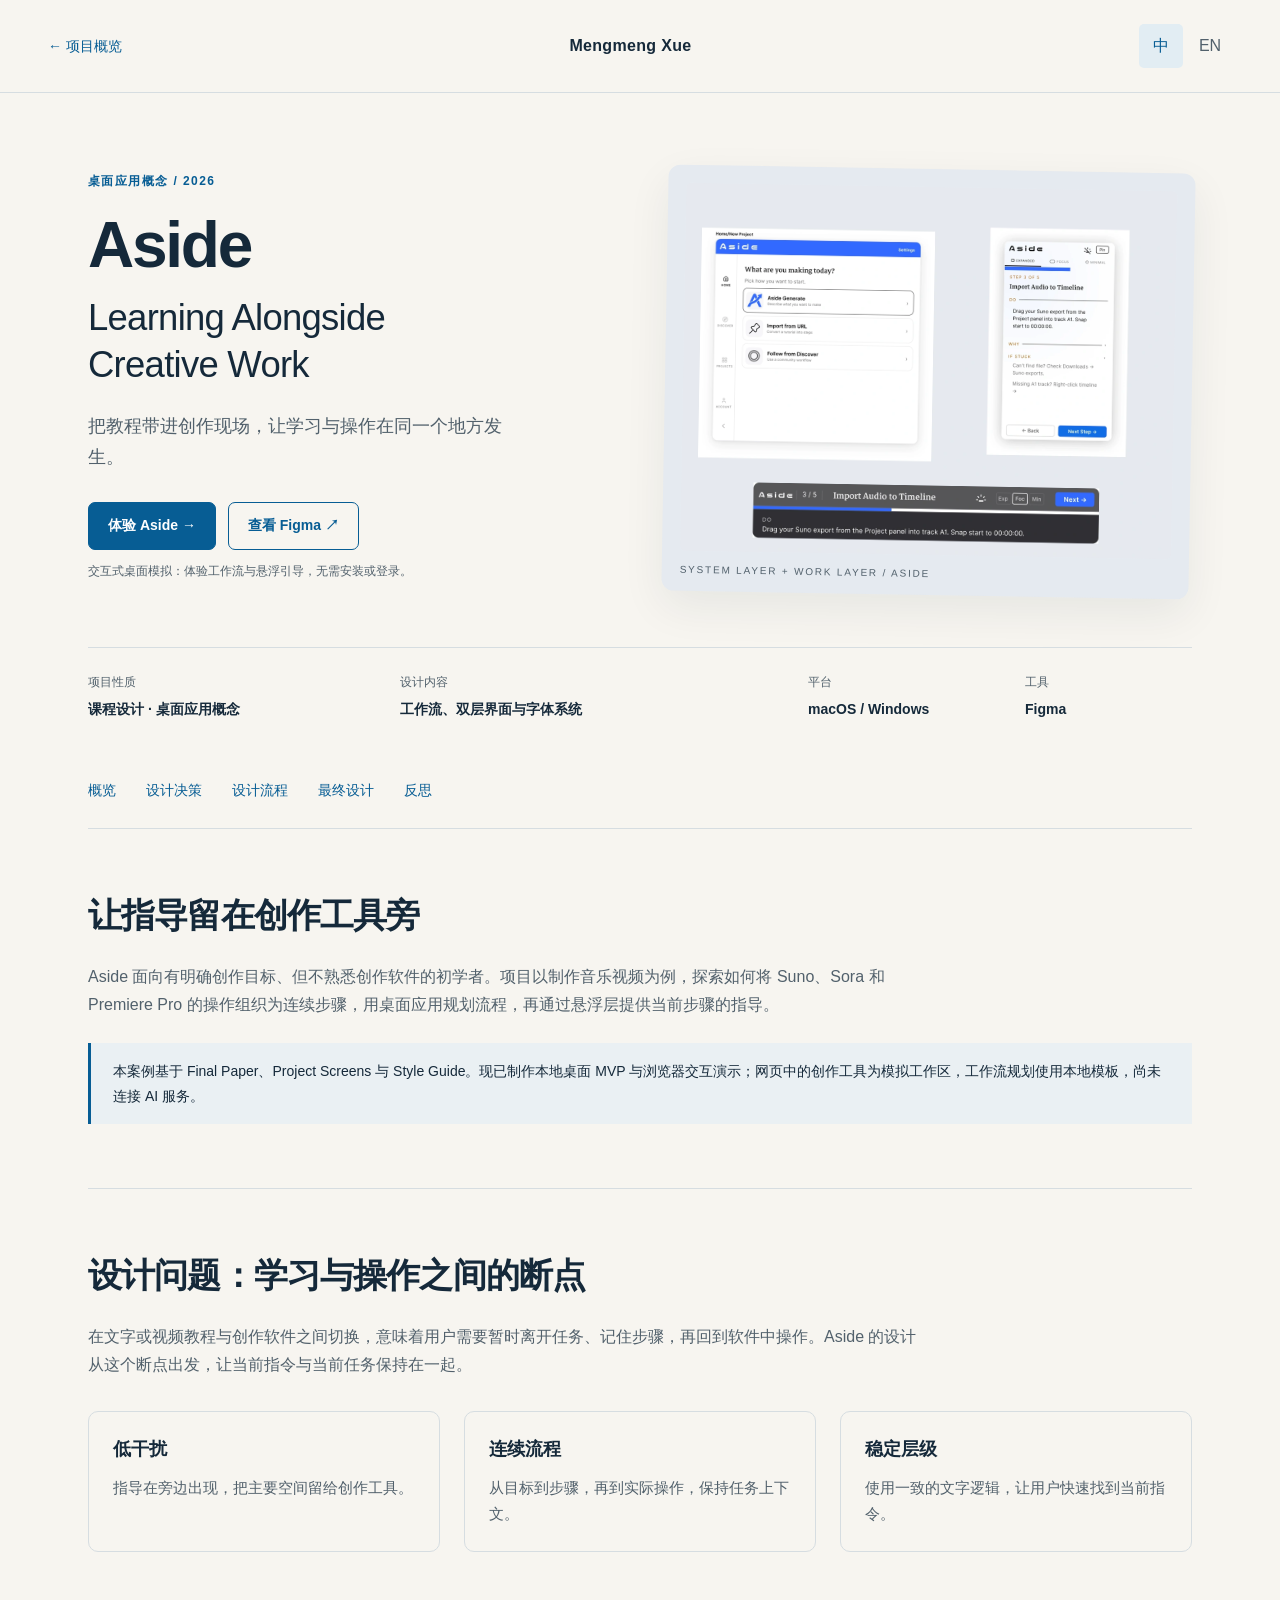
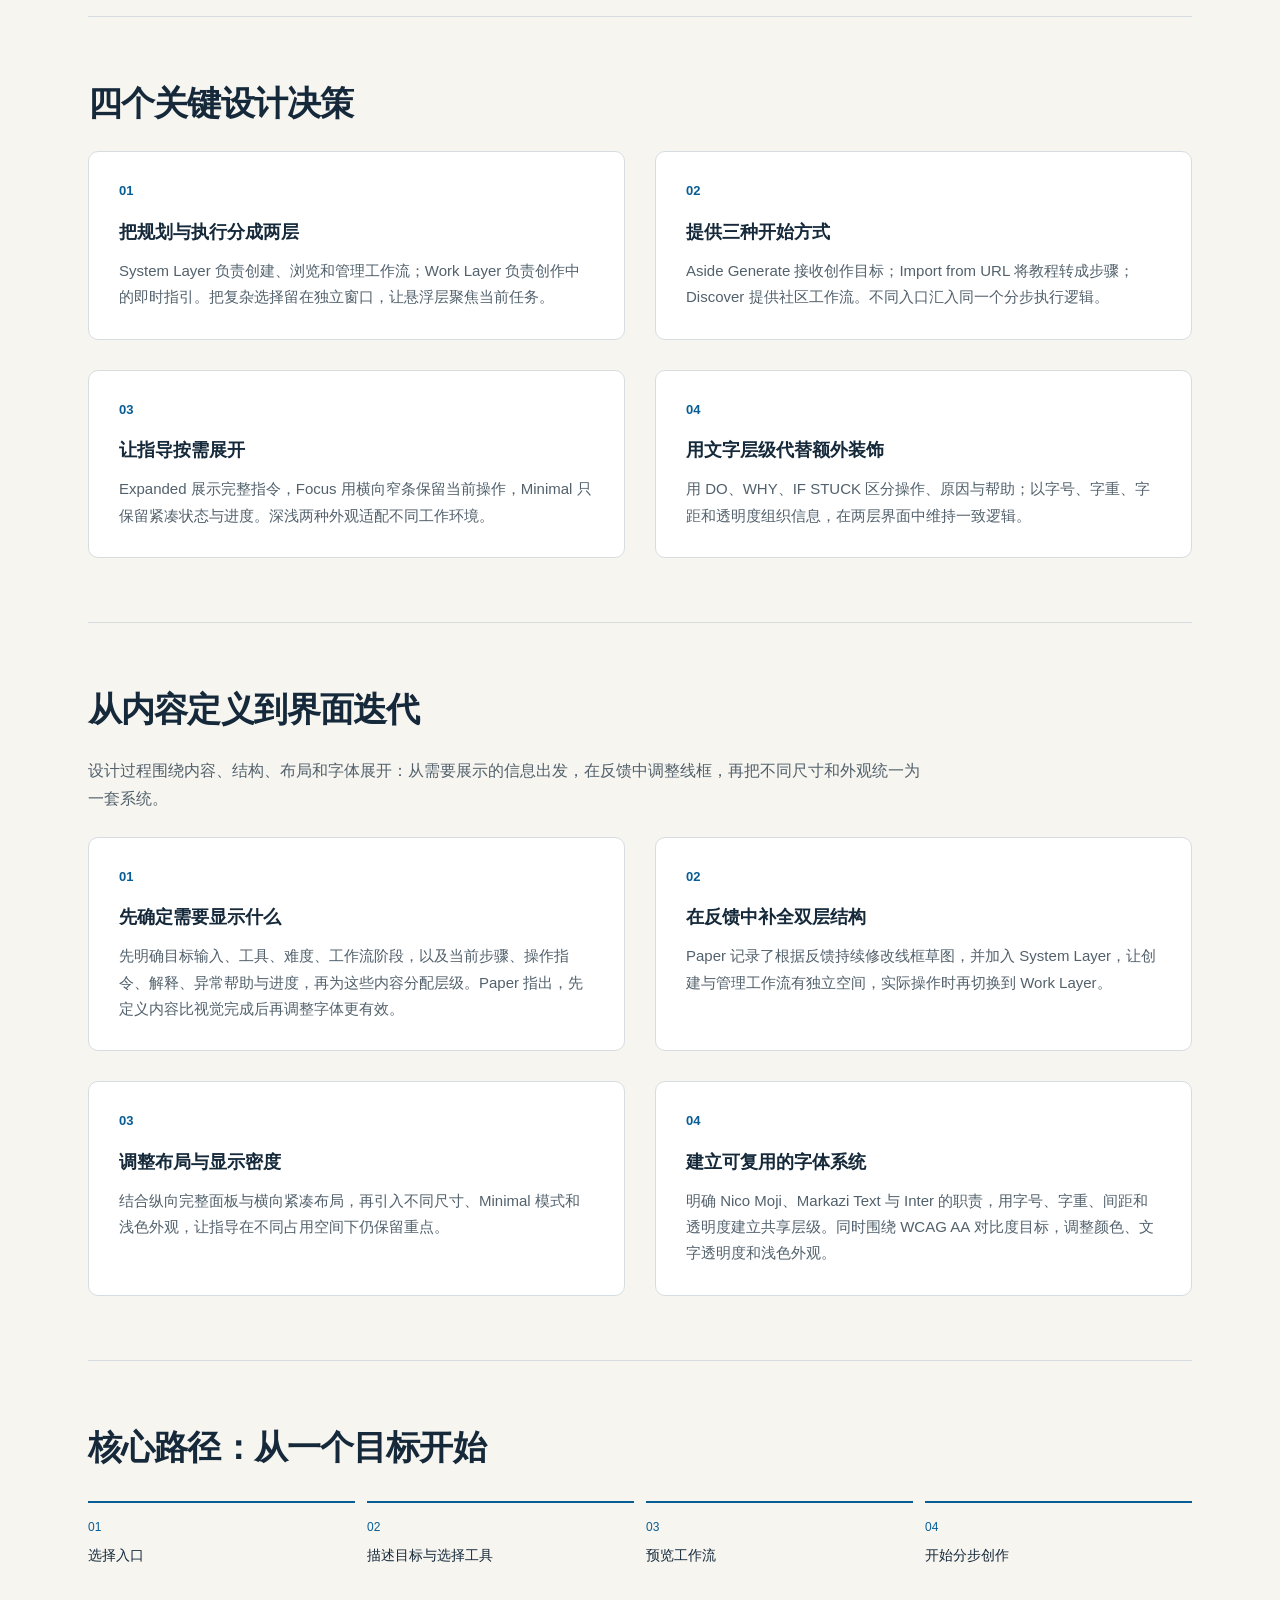
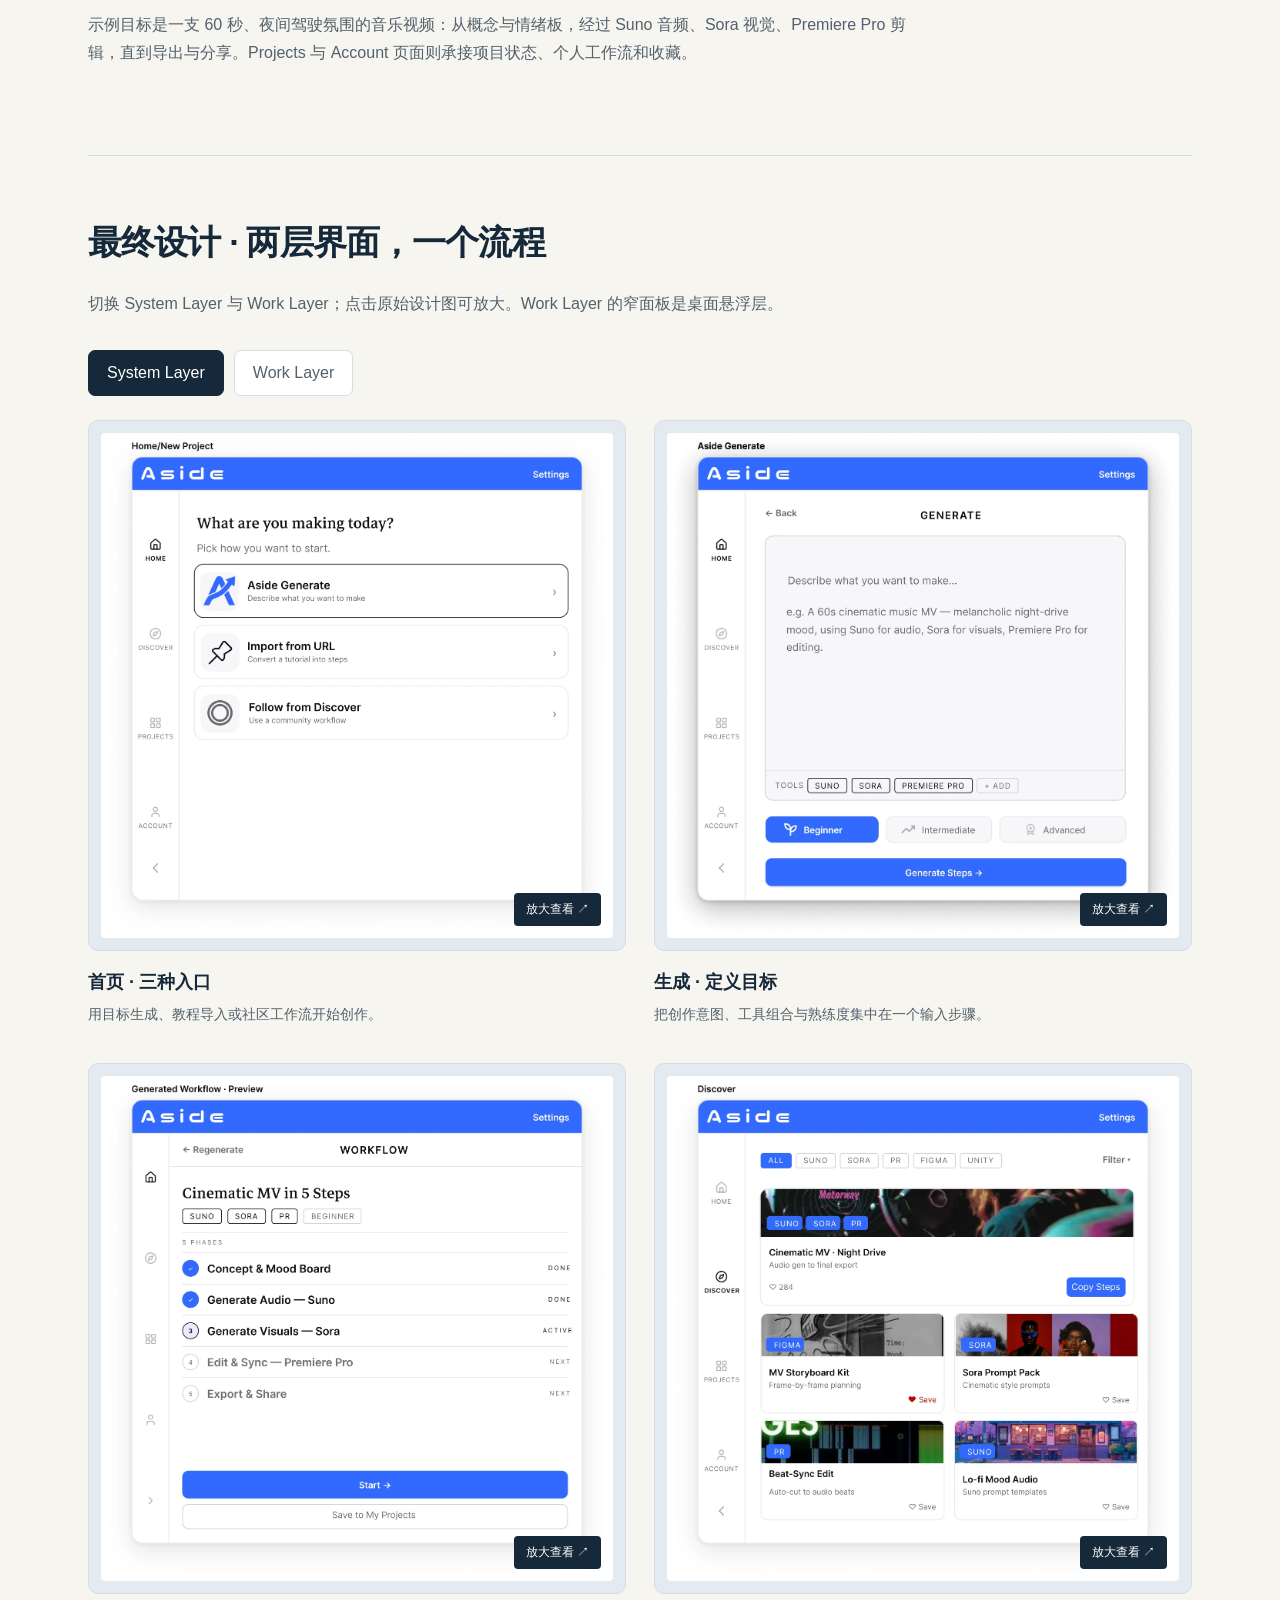
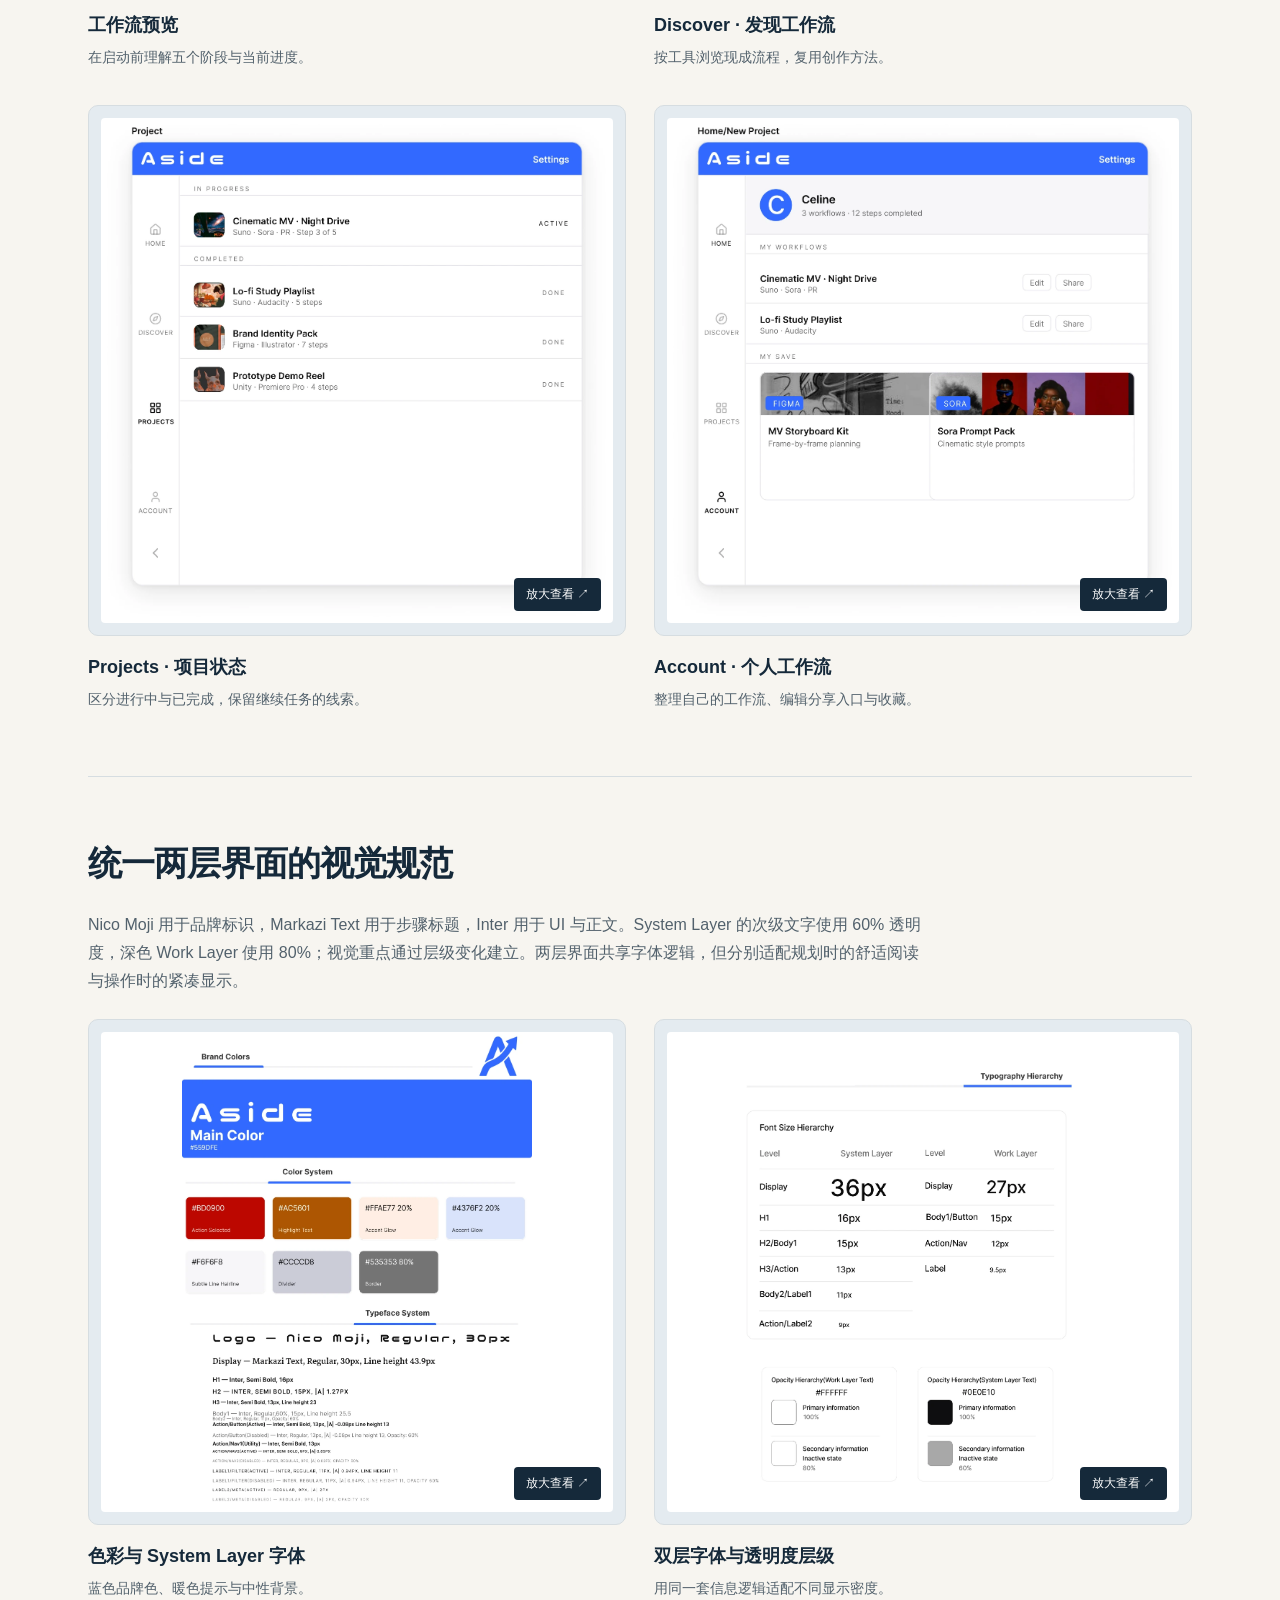
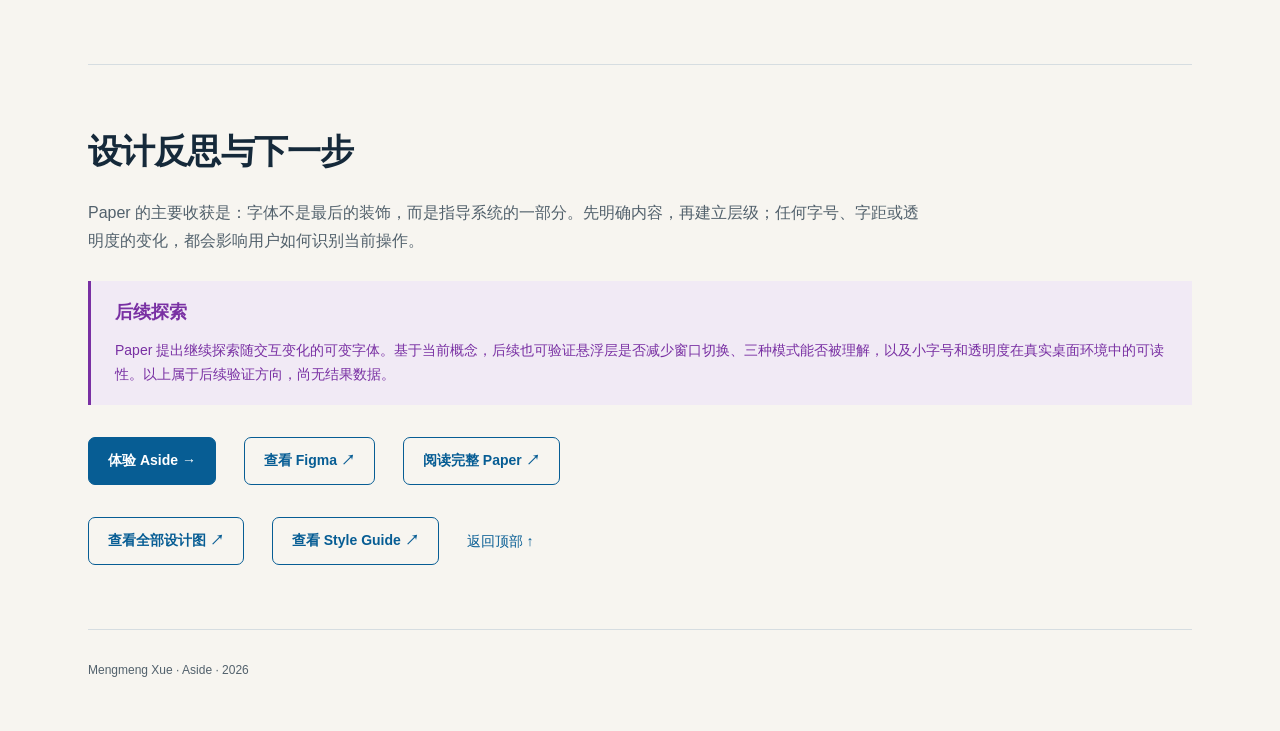
<file: index.html>
<!doctype html><html lang="zh-CN"><head><meta charset="utf-8"><meta name="viewport" content="width=device-width,initial-scale=1"><title>Aside — Mengmeng Xue</title><meta name="description" content="Aside case study: a desktop guided-learning concept with workflow planning, contextual overlays and a two-layer typographic system."><link rel="stylesheet" href="case.css"></head><body><a class="skip" href="#main"><span  data-zh="跳到内容" data-en="Skip to content">跳到内容</span></a><header class="header"><a href="#overview" class="back"><span  data-zh="← 项目概览" data-en="← Project overview">← 项目概览</span></a><a class="name" href="#main">Mengmeng Xue</a><div class="language"><button data-lang="zh" aria-pressed="true">中</button><button data-lang="en" aria-pressed="false">EN</button></div></header><main id="main"><section class="hero"><div class="hero-copy"><p class="eyebrow" data-zh="桌面应用概念 / 2026" data-en="Desktop app concept / 2026">桌面应用概念 / 2026</p><h1>Aside<span>Learning Alongside<br>Creative Work</span></h1><p  data-zh="把教程带进创作现场，让学习与操作在同一个地方发生。" data-en="Bring guidance into the creative workspace, so learning and doing happen in the same place.">把教程带进创作现场，让学习与操作在同一个地方发生。</p><div class="actions"><a class="button primary" href="demo/"><span data-zh="体验 Aside →" data-en="Try Aside →">体验 Aside →</span></a><a class="button secondary" href="https://www.figma.com/proto/5fghZi38ezu6mdgZ9sEp4g/Aside1.4?node-id=4021-5576&amp;t=BBgNLl8ZrgrQmkUc-1" target="_blank" rel="noopener noreferrer"><span  data-zh="查看 Figma ↗" data-en="View Figma ↗">查看 Figma ↗</span></a></div><p class="small" data-zh="交互式桌面模拟：体验工作流与悬浮引导，无需安装或登录。" data-en="Interactive desktop simulation: try workflows and floating guidance, with no installation or sign-in.">交互式桌面模拟：体验工作流与悬浮引导，无需安装或登录。</p></div><div class="hero-visual"><img src="assets/hero.webp" alt="Aside System Layer and Work Layer original designs" width="1200" height="900"><span class="visual-caption">SYSTEM LAYER + WORK LAYER / ASIDE</span></div></section><dl class="metadata"><div><dt  data-zh="项目性质" data-en="Context">项目性质</dt><dd  data-zh="课程设计 · 桌面应用概念" data-en="Course design · desktop app concept">课程设计 · 桌面应用概念</dd></div><div><dt  data-zh="设计内容" data-en="Design scope">设计内容</dt><dd  data-zh="工作流、双层界面与字体系统" data-en="Workflows, two interface layers &amp; typography">工作流、双层界面与字体系统</dd></div><div><dt  data-zh="平台" data-en="Platform">平台</dt><dd  data-zh="macOS / Windows" data-en="macOS / Windows">macOS / Windows</dd></div><div><dt  data-zh="工具" data-en="Tool">工具</dt><dd  data-zh="Figma" data-en="Figma">Figma</dd></div></dl><nav class="section-nav" aria-label="Case study sections"><a href="#overview"><span  data-zh="概览" data-en="Overview">概览</span></a><a href="#decisions"><span  data-zh="设计决策" data-en="Decisions">设计决策</span></a><a href="#process"><span  data-zh="设计流程" data-en="Process">设计流程</span></a><a href="#designs"><span  data-zh="最终设计" data-en="Designs">最终设计</span></a><a href="#reflection"><span  data-zh="反思" data-en="Reflection">反思</span></a></nav><section class="content-section" id="overview"><h2  data-zh="让指导留在创作工具旁" data-en="Keep guidance beside the creative tool">让指导留在创作工具旁</h2><p  data-zh="Aside 面向有明确创作目标、但不熟悉创作软件的初学者。项目以制作音乐视频为例，探索如何将 Suno、Sora 和 Premiere Pro 的操作组织为连续步骤，用桌面应用规划流程，再通过悬浮层提供当前步骤的指导。" data-en="Aside is designed for beginners who have a clear creative goal but are unfamiliar with the tools. Using a music video as the example, the concept organizes work across Suno, Sora and Premiere Pro into a sequence: plan in a desktop app, then follow contextual instructions in an overlay.">Aside 面向有明确创作目标、但不熟悉创作软件的初学者。项目以制作音乐视频为例，探索如何将 Suno、Sora 和 Premiere Pro 的操作组织为连续步骤，用桌面应用规划流程，再通过悬浮层提供当前步骤的指导。</p><div class="scope-note"><p  data-zh="本案例基于 Final Paper、Project Screens 与 Style Guide。现已制作本地桌面 MVP 与浏览器交互演示；网页中的创作工具为模拟工作区，工作流规划使用本地模板，尚未连接 AI 服务。" data-en="This case study draws on the Final Paper, Project Screens and Style Guide. A local desktop MVP and interactive browser demo now extend the design. Creative tools in the browser are simulated workspaces, workflow planning uses local templates, and no AI service is connected.">本案例基于 Final Paper、Project Screens 与 Style Guide。现已制作本地桌面 MVP 与浏览器交互演示；网页中的创作工具为模拟工作区，工作流规划使用本地模板，尚未连接 AI 服务。</p></div></section><section class="content-section" id="challenge"><h2  data-zh="设计问题：学习与操作之间的断点" data-en="The gap between learning and doing">设计问题：学习与操作之间的断点</h2><p  data-zh="在文字或视频教程与创作软件之间切换，意味着用户需要暂时离开任务、记住步骤，再回到软件中操作。Aside 的设计从这个断点出发，让当前指令与当前任务保持在一起。" data-en="Moving between a text or video tutorial and a creative tool asks users to leave the task, remember the instructions, then return to act. Aside starts from this gap and keeps the current instruction beside the current task.">在文字或视频教程与创作软件之间切换，意味着用户需要暂时离开任务、记住步骤，再回到软件中操作。Aside 的设计从这个断点出发，让当前指令与当前任务保持在一起。</p><div class="audiences"><article><h3  data-zh="低干扰" data-en="Low distraction">低干扰</h3><p  data-zh="指导在旁边出现，把主要空间留给创作工具。" data-en="Keep guidance beside the task and preserve space for the creative tool.">指导在旁边出现，把主要空间留给创作工具。</p></article><article><h3  data-zh="连续流程" data-en="Continuous flow">连续流程</h3><p  data-zh="从目标到步骤，再到实际操作，保持任务上下文。" data-en="Maintain task context from the goal to the workflow and active work.">从目标到步骤，再到实际操作，保持任务上下文。</p></article><article><h3  data-zh="稳定层级" data-en="Stable hierarchy">稳定层级</h3><p  data-zh="使用一致的文字逻辑，让用户快速找到当前指令。" data-en="Use consistent typographic logic so users can locate the current instruction.">使用一致的文字逻辑，让用户快速找到当前指令。</p></article></div></section><section class="content-section" id="decisions"><h2  data-zh="四个关键设计决策" data-en="Four key design decisions">四个关键设计决策</h2><div class="decisions"><article class="decision"><span class="number">01</span><h3  data-zh="把规划与执行分成两层" data-en="Separate planning from execution">把规划与执行分成两层</h3><p  data-zh="System Layer 负责创建、浏览和管理工作流；Work Layer 负责创作中的即时指引。把复杂选择留在独立窗口，让悬浮层聚焦当前任务。" data-en="The System Layer creates, browses and manages workflows; the Work Layer provides guidance during creation. Keep complex choices in the standalone window and focus the overlay on the current task.">System Layer 负责创建、浏览和管理工作流；Work Layer 负责创作中的即时指引。把复杂选择留在独立窗口，让悬浮层聚焦当前任务。</p></article><article class="decision"><span class="number">02</span><h3  data-zh="提供三种开始方式" data-en="Offer three starting points">提供三种开始方式</h3><p  data-zh="Aside Generate 接收创作目标；Import from URL 将教程转成步骤；Discover 提供社区工作流。不同入口汇入同一个分步执行逻辑。" data-en="Aside Generate starts from a creative goal, Import from URL proposes converting tutorials into steps, and Discover offers community workflows. These entry points converge on the same guided sequence.">Aside Generate 接收创作目标；Import from URL 将教程转成步骤；Discover 提供社区工作流。不同入口汇入同一个分步执行逻辑。</p></article><article class="decision"><span class="number">03</span><h3  data-zh="让指导按需展开" data-en="Adjust guidance to the task">让指导按需展开</h3><p  data-zh="Expanded 展示完整指令，Focus 用横向窄条保留当前操作，Minimal 只保留紧凑状态与进度。深浅两种外观适配不同工作环境。" data-en="Expanded shows full instructions, Focus keeps the current action in a slim horizontal bar, and Minimal retains a compact status and progress indicator. Dark and light appearances adapt to different workspaces.">Expanded 展示完整指令，Focus 用横向窄条保留当前操作，Minimal 只保留紧凑状态与进度。深浅两种外观适配不同工作环境。</p></article><article class="decision"><span class="number">04</span><h3  data-zh="用文字层级代替额外装饰" data-en="Build hierarchy through typography">用文字层级代替额外装饰</h3><p  data-zh="用 DO、WHY、IF STUCK 区分操作、原因与帮助；以字号、字重、字距和透明度组织信息，在两层界面中维持一致逻辑。" data-en="DO, WHY and IF STUCK distinguish action, explanation and help. Size, weight, spacing and opacity organize the content with consistent logic across both layers.">用 DO、WHY、IF STUCK 区分操作、原因与帮助；以字号、字重、字距和透明度组织信息，在两层界面中维持一致逻辑。</p></article></div></section><section class="content-section" id="process"><h2  data-zh="从内容定义到界面迭代" data-en="From content definition to interface iteration">从内容定义到界面迭代</h2><p  data-zh="设计过程围绕内容、结构、布局和字体展开：从需要展示的信息出发，在反馈中调整线框，再把不同尺寸和外观统一为一套系统。" data-en="The process moves through content, structure, layout and typography: define the information, revise wireframes through feedback, then unify different sizes and appearances within one system.">设计过程围绕内容、结构、布局和字体展开：从需要展示的信息出发，在反馈中调整线框，再把不同尺寸和外观统一为一套系统。</p><div class="decisions"><article class="decision"><span class="number">01</span><h3  data-zh="先确定需要显示什么" data-en="Define the content first">先确定需要显示什么</h3><p  data-zh="先明确目标输入、工具、难度、工作流阶段，以及当前步骤、操作指令、解释、异常帮助与进度，再为这些内容分配层级。Paper 指出，先定义内容比视觉完成后再调整字体更有效。" data-en="Define the goal, tools, skill level and workflow phases, then the current step, action, explanation, troubleshooting and progress. The paper identifies content-first design as more efficient than choosing typography after the visuals.">先明确目标输入、工具、难度、工作流阶段，以及当前步骤、操作指令、解释、异常帮助与进度，再为这些内容分配层级。Paper 指出，先定义内容比视觉完成后再调整字体更有效。</p></article><article class="decision"><span class="number">02</span><h3  data-zh="在反馈中补全双层结构" data-en="Refine the two-layer structure">在反馈中补全双层结构</h3><p  data-zh="Paper 记录了根据反馈持续修改线框草图，并加入 System Layer，让创建与管理工作流有独立空间，实际操作时再切换到 Work Layer。" data-en="The paper describes ongoing sketch revisions based on feedback, including adding a System Layer for creating and managing workflows before moving into the Work Layer during active work.">Paper 记录了根据反馈持续修改线框草图，并加入 System Layer，让创建与管理工作流有独立空间，实际操作时再切换到 Work Layer。</p></article><article class="decision"><span class="number">03</span><h3  data-zh="调整布局与显示密度" data-en="Adjust layout and information density">调整布局与显示密度</h3><p  data-zh="结合纵向完整面板与横向紧凑布局，再引入不同尺寸、Minimal 模式和浅色外观，让指导在不同占用空间下仍保留重点。" data-en="Combine a full vertical panel with a compact horizontal layout, then introduce different sizes, a Minimal mode and light appearance so guidance retains its priorities at different footprints.">结合纵向完整面板与横向紧凑布局，再引入不同尺寸、Minimal 模式和浅色外观，让指导在不同占用空间下仍保留重点。</p></article><article class="decision"><span class="number">04</span><h3  data-zh="建立可复用的字体系统" data-en="Establish a reusable type system">建立可复用的字体系统</h3><p  data-zh="明确 Nico Moji、Markazi Text 与 Inter 的职责，用字号、字重、间距和透明度建立共享层级。同时围绕 WCAG AA 对比度目标，调整颜色、文字透明度和浅色外观。" data-en="Assign distinct roles to Nico Moji, Markazi Text and Inter, then establish shared hierarchy through size, weight, spacing and opacity. Refine color, text opacity and light appearance around a WCAG AA contrast goal.">明确 Nico Moji、Markazi Text 与 Inter 的职责，用字号、字重、间距和透明度建立共享层级。同时围绕 WCAG AA 对比度目标，调整颜色、文字透明度和浅色外观。</p></article></div></section><section class="content-section" id="journey"><h2  data-zh="核心路径：从一个目标开始" data-en="The core journey starts with a goal">核心路径：从一个目标开始</h2><ol class="journey"><li><span  data-zh="选择入口" data-en="Choose an entry point">选择入口</span></li><li><span  data-zh="描述目标与选择工具" data-en="Describe goal &amp; select tools">描述目标与选择工具</span></li><li><span  data-zh="预览工作流" data-en="Preview the workflow">预览工作流</span></li><li><span  data-zh="开始分步创作" data-en="Follow steps while creating">开始分步创作</span></li></ol><p  data-zh="示例目标是一支 60 秒、夜间驾驶氛围的音乐视频：从概念与情绪板，经过 Suno 音频、Sora 视觉、Premiere Pro 剪辑，直到导出与分享。Projects 与 Account 页面则承接项目状态、个人工作流和收藏。" data-en="The example is a 60-second music video with a night-drive mood: concept and mood board, audio in Suno, visuals in Sora, editing in Premiere Pro, then export and sharing. Projects and Account provide project status, personal workflows and saved items.">示例目标是一支 60 秒、夜间驾驶氛围的音乐视频：从概念与情绪板，经过 Suno 音频、Sora 视觉、Premiere Pro 剪辑，直到导出与分享。Projects 与 Account 页面则承接项目状态、个人工作流和收藏。</p></section><section class="content-section" id="designs"><h2  data-zh="最终设计 · 两层界面，一个流程" data-en="Final designs · two layers, one workflow">最终设计 · 两层界面，一个流程</h2><p  data-zh="切换 System Layer 与 Work Layer；点击原始设计图可放大。Work Layer 的窄面板是桌面悬浮层。" data-en="Switch between the System Layer and Work Layer, and select any original design to enlarge it. The narrow Work Layer panels are desktop overlays.">切换 System Layer 与 Work Layer；点击原始设计图可放大。Work Layer 的窄面板是桌面悬浮层。</p><div class="view-switch" aria-label="Interface layer"><button type="button" data-view="system" aria-pressed="true">System Layer</button><button type="button" data-view="work" aria-pressed="false">Work Layer</button></div><div class="gallery system" id="system-gallery"><figure><button class="image-button " type="button" data-image="assets/home.webp" data-caption-zh="首页 · 三种入口" data-caption-en="Home · three entry points" aria-label="查看设计：首页 · 三种入口"><img loading="lazy" src="assets/home.webp" alt="Home · three entry points — original Aside design" width="1329" height="1311"><span class="zoom-label"><span  data-zh="放大查看 ↗" data-en="View full design ↗">放大查看 ↗</span></span></button><figcaption><h3  data-zh="首页 · 三种入口" data-en="Home · three entry points">首页 · 三种入口</h3><p  data-zh="用目标生成、教程导入或社区工作流开始创作。" data-en="Start with goal generation, tutorial import or a community workflow.">用目标生成、教程导入或社区工作流开始创作。</p></figcaption></figure><figure><button class="image-button " type="button" data-image="assets/generate.webp" data-caption-zh="生成 · 定义目标" data-caption-en="Generate · define the goal" aria-label="查看设计：生成 · 定义目标"><img loading="lazy" src="assets/generate.webp" alt="Generate · define the goal — original Aside design" width="1329" height="1311"><span class="zoom-label"><span  data-zh="放大查看 ↗" data-en="View full design ↗">放大查看 ↗</span></span></button><figcaption><h3  data-zh="生成 · 定义目标" data-en="Generate · define the goal">生成 · 定义目标</h3><p  data-zh="把创作意图、工具组合与熟练度集中在一个输入步骤。" data-en="Bring the creative intent, tool selection and skill level into one step.">把创作意图、工具组合与熟练度集中在一个输入步骤。</p></figcaption></figure><figure><button class="image-button " type="button" data-image="assets/preview.webp" data-caption-zh="工作流预览" data-caption-en="Workflow preview" aria-label="查看设计：工作流预览"><img loading="lazy" src="assets/preview.webp" alt="Workflow preview — original Aside design" width="1329" height="1311"><span class="zoom-label"><span  data-zh="放大查看 ↗" data-en="View full design ↗">放大查看 ↗</span></span></button><figcaption><h3  data-zh="工作流预览" data-en="Workflow preview">工作流预览</h3><p  data-zh="在启动前理解五个阶段与当前进度。" data-en="Understand the five phases and current progress before starting.">在启动前理解五个阶段与当前进度。</p></figcaption></figure><figure><button class="image-button " type="button" data-image="assets/discover.webp" data-caption-zh="Discover · 发现工作流" data-caption-en="Discover · find a workflow" aria-label="查看设计：Discover · 发现工作流"><img loading="lazy" src="assets/discover.webp" alt="Discover · find a workflow — original Aside design" width="1329" height="1311"><span class="zoom-label"><span  data-zh="放大查看 ↗" data-en="View full design ↗">放大查看 ↗</span></span></button><figcaption><h3  data-zh="Discover · 发现工作流" data-en="Discover · find a workflow">Discover · 发现工作流</h3><p  data-zh="按工具浏览现成流程，复用创作方法。" data-en="Browse workflows by tool and reuse a creative approach.">按工具浏览现成流程，复用创作方法。</p></figcaption></figure><figure><button class="image-button " type="button" data-image="assets/projects.webp" data-caption-zh="Projects · 项目状态" data-caption-en="Projects · project status" aria-label="查看设计：Projects · 项目状态"><img loading="lazy" src="assets/projects.webp" alt="Projects · project status — original Aside design" width="1329" height="1311"><span class="zoom-label"><span  data-zh="放大查看 ↗" data-en="View full design ↗">放大查看 ↗</span></span></button><figcaption><h3  data-zh="Projects · 项目状态" data-en="Projects · project status">Projects · 项目状态</h3><p  data-zh="区分进行中与已完成，保留继续任务的线索。" data-en="Separate active and completed work, with context for resuming.">区分进行中与已完成，保留继续任务的线索。</p></figcaption></figure><figure><button class="image-button " type="button" data-image="assets/account.webp" data-caption-zh="Account · 个人工作流" data-caption-en="Account · personal workflows" aria-label="查看设计：Account · 个人工作流"><img loading="lazy" src="assets/account.webp" alt="Account · personal workflows — original Aside design" width="1329" height="1311"><span class="zoom-label"><span  data-zh="放大查看 ↗" data-en="View full design ↗">放大查看 ↗</span></span></button><figcaption><h3  data-zh="Account · 个人工作流" data-en="Account · personal workflows">Account · 个人工作流</h3><p  data-zh="整理自己的工作流、编辑分享入口与收藏。" data-en="Organize personal workflows, editing and sharing actions, and saves.">整理自己的工作流、编辑分享入口与收藏。</p></figcaption></figure></div><div class="gallery work" id="work-gallery" hidden><figure><button class="image-button " type="button" data-image="assets/expanded-dark.webp" data-caption-zh="Expanded · 深色" data-caption-en="Expanded · dark" aria-label="查看设计：Expanded · 深色"><img loading="lazy" src="assets/expanded-dark.webp" alt="Expanded · dark — original Aside design" width="612" height="1103"><span class="zoom-label"><span  data-zh="放大查看 ↗" data-en="View full design ↗">放大查看 ↗</span></span></button><figcaption><h3  data-zh="Expanded · 深色" data-en="Expanded · dark">Expanded · 深色</h3><p  data-zh="完整展示当前步骤、DO、WHY 与 IF STUCK。" data-en="Show the current step, DO, WHY and IF STUCK in full.">完整展示当前步骤、DO、WHY 与 IF STUCK。</p></figcaption></figure><figure><button class="image-button " type="button" data-image="assets/expanded-light.webp" data-caption-zh="Expanded · 浅色" data-caption-en="Expanded · light" aria-label="查看设计：Expanded · 浅色"><img loading="lazy" src="assets/expanded-light.webp" alt="Expanded · light — original Aside design" width="775" height="1266"><span class="zoom-label"><span  data-zh="放大查看 ↗" data-en="View full design ↗">放大查看 ↗</span></span></button><figcaption><h3  data-zh="Expanded · 浅色" data-en="Expanded · light">Expanded · 浅色</h3><p  data-zh="在浅色工作环境中保留完整信息层级。" data-en="Preserve the full hierarchy in a light workspace.">在浅色工作环境中保留完整信息层级。</p></figcaption></figure><figure><button class="image-button " type="button" data-image="assets/focus-dark.webp" data-caption-zh="Focus · 深色" data-caption-en="Focus · dark" aria-label="查看设计：Focus · 深色"><img loading="lazy" src="assets/focus-dark.webp" alt="Focus · dark — original Aside design" width="1390" height="222"><span class="zoom-label"><span  data-zh="放大查看 ↗" data-en="View full design ↗">放大查看 ↗</span></span></button><figcaption><h3  data-zh="Focus · 深色" data-en="Focus · dark">Focus · 深色</h3><p  data-zh="横向窄条聚焦当前操作与下一步。" data-en="A slim horizontal bar emphasizes the current action and next step.">横向窄条聚焦当前操作与下一步。</p></figcaption></figure><figure><button class="image-button " type="button" data-image="assets/focus-light.webp" data-caption-zh="Focus · 浅色" data-caption-en="Focus · light" aria-label="查看设计：Focus · 浅色"><img loading="lazy" src="assets/focus-light.webp" alt="Focus · light — original Aside design" width="1553" height="385"><span class="zoom-label"><span  data-zh="放大查看 ↗" data-en="View full design ↗">放大查看 ↗</span></span></button><figcaption><h3  data-zh="Focus · 浅色" data-en="Focus · light">Focus · 浅色</h3><p  data-zh="减少界面占用，同时保持操作指令可见。" data-en="Reduce the footprint while keeping the instruction visible.">减少界面占用，同时保持操作指令可见。</p></figcaption></figure><figure><button class="image-button " type="button" data-image="assets/minimal-dark.webp" data-caption-zh="Minimal · 深色" data-caption-en="Minimal · dark" aria-label="查看设计：Minimal · 深色"><img loading="lazy" src="assets/minimal-dark.webp" alt="Minimal · dark — original Aside design" width="1031" height="222"><span class="zoom-label"><span  data-zh="放大查看 ↗" data-en="View full design ↗">放大查看 ↗</span></span></button><figcaption><h3  data-zh="Minimal · 深色" data-en="Minimal · dark">Minimal · 深色</h3><p  data-zh="紧凑显示当前任务、进度和模式切换。" data-en="Compact task, progress and mode controls.">紧凑显示当前任务、进度和模式切换。</p></figcaption></figure><figure><button class="image-button " type="button" data-image="assets/minimal-light.webp" data-caption-zh="Minimal · 浅色" data-caption-en="Minimal · light" aria-label="查看设计：Minimal · 浅色"><img loading="lazy" src="assets/minimal-light.webp" alt="Minimal · light — original Aside design" width="1052" height="266"><span class="zoom-label"><span  data-zh="放大查看 ↗" data-en="View full design ↗">放大查看 ↗</span></span></button><figcaption><h3  data-zh="Minimal · 浅色" data-en="Minimal · light">Minimal · 浅色</h3><p  data-zh="以最少的信息保留任务上下文。" data-en="Retain task context with minimal information.">以最少的信息保留任务上下文。</p></figcaption></figure></div></section><section class="content-section" id="style"><h2  data-zh="统一两层界面的视觉规范" data-en="A visual system shared across both layers">统一两层界面的视觉规范</h2><p  data-zh="Nico Moji 用于品牌标识，Markazi Text 用于步骤标题，Inter 用于 UI 与正文。System Layer 的次级文字使用 60% 透明度，深色 Work Layer 使用 80%；视觉重点通过层级变化建立。两层界面共享字体逻辑，但分别适配规划时的舒适阅读与操作时的紧凑显示。" data-en="Nico Moji carries the brand, Markazi Text distinguishes step titles, and Inter serves UI and body content. Secondary text uses 60% opacity in the System Layer and 80% in the dark Work Layer. Both layers share typographic logic while adapting to comfortable planning and compact in-task guidance.">Nico Moji 用于品牌标识，Markazi Text 用于步骤标题，Inter 用于 UI 与正文。System Layer 的次级文字使用 60% 透明度，深色 Work Layer 使用 80%；视觉重点通过层级变化建立。两层界面共享字体逻辑，但分别适配规划时的舒适阅读与操作时的紧凑显示。</p><div class="gallery style-gallery"><figure><button class="image-button " type="button" data-image="assets/style-1.webp" data-caption-zh="色彩与 System Layer 字体" data-caption-en="Color &amp; System Layer typography" aria-label="查看设计：色彩与 System Layer 字体"><img loading="lazy" src="assets/style-1.webp" alt="Color &amp; System Layer typography — original Aside design" width="971" height="1329"><span class="zoom-label"><span  data-zh="放大查看 ↗" data-en="View full design ↗">放大查看 ↗</span></span></button><figcaption><h3  data-zh="色彩与 System Layer 字体" data-en="Color &amp; System Layer typography">色彩与 System Layer 字体</h3><p  data-zh="蓝色品牌色、暖色提示与中性背景。" data-en="Blue brand color, warm highlights and neutral surfaces.">蓝色品牌色、暖色提示与中性背景。</p></figcaption></figure><figure><button class="image-button " type="button" data-image="assets/style-3.webp" data-caption-zh="双层字体与透明度层级" data-caption-en="Type &amp; opacity across both layers" aria-label="查看设计：双层字体与透明度层级"><img loading="lazy" src="assets/style-3.webp" alt="Type &amp; opacity across both layers — original Aside design" width="1057" height="1333"><span class="zoom-label"><span  data-zh="放大查看 ↗" data-en="View full design ↗">放大查看 ↗</span></span></button><figcaption><h3  data-zh="双层字体与透明度层级" data-en="Type &amp; opacity across both layers">双层字体与透明度层级</h3><p  data-zh="用同一套信息逻辑适配不同显示密度。" data-en="Adapt a shared information hierarchy to different densities.">用同一套信息逻辑适配不同显示密度。</p></figcaption></figure></div></section><section class="content-section" id="reflection"><h2  data-zh="设计反思与下一步" data-en="Reflection and next steps">设计反思与下一步</h2><p  data-zh="Paper 的主要收获是：字体不是最后的装饰，而是指导系统的一部分。先明确内容，再建立层级；任何字号、字距或透明度的变化，都会影响用户如何识别当前操作。" data-en="The central reflection in the paper is that typography belongs to the guidance system itself. Define the content before its hierarchy; changes to size, spacing or opacity affect how users identify the current action.">Paper 的主要收获是：字体不是最后的装饰，而是指导系统的一部分。先明确内容，再建立层级；任何字号、字距或透明度的变化，都会影响用户如何识别当前操作。</p><div class="pending"><h3  data-zh="后续探索" data-en="Further exploration">后续探索</h3><p  data-zh="Paper 提出继续探索随交互变化的可变字体。基于当前概念，后续也可验证悬浮层是否减少窗口切换、三种模式能否被理解，以及小字号和透明度在真实桌面环境中的可读性。以上属于后续验证方向，尚无结果数据。" data-en="The paper proposes exploring variable fonts that respond to interaction. Further validation could examine window switching, comprehension of the three modes, and readability of small text and opacity levels in real workspaces. These are proposed next steps with no reported results.">Paper 提出继续探索随交互变化的可变字体。基于当前概念，后续也可验证悬浮层是否减少窗口切换、三种模式能否被理解，以及小字号和透明度在真实桌面环境中的可读性。以上属于后续验证方向，尚无结果数据。</p></div><div class="closing-links"><a class="button primary" href="demo/"><span data-zh="体验 Aside →" data-en="Try Aside →">体验 Aside →</span></a><a class="button secondary" href="https://www.figma.com/proto/5fghZi38ezu6mdgZ9sEp4g/Aside1.4?node-id=4021-5576&amp;t=BBgNLl8ZrgrQmkUc-1" target="_blank" rel="noopener noreferrer"><span  data-zh="查看 Figma ↗" data-en="View Figma ↗">查看 Figma ↗</span></a><a class="button secondary" href="assets/final-paper.pdf" target="_blank" rel="noopener noreferrer"><span  data-zh="阅读完整 Paper ↗" data-en="Read the full paper ↗">阅读完整 Paper ↗</span></a></div><div class="closing-links"><a class="button secondary" href="assets/project-screens.pdf" target="_blank" rel="noopener noreferrer"><span  data-zh="查看全部设计图 ↗" data-en="View all design screens ↗">查看全部设计图 ↗</span></a><a class="button secondary" href="assets/style-guide.pdf" target="_blank" rel="noopener noreferrer"><span  data-zh="查看 Style Guide ↗" data-en="View the style guide ↗">查看 Style Guide ↗</span></a><a class="text-link" href="#main"><span  data-zh="返回顶部 ↑" data-en="Back to top ↑">返回顶部 ↑</span></a></div></section></main><footer> Mengmeng Xue · Aside · 2026</footer><dialog id="lightbox"><div class="dialog-bar"><h2 id="image-caption"></h2><button id="close-dialog" aria-label="关闭设计图 / Close design">×</button></div><div class="dialog-content"><img id="full-image" alt=""></div></dialog><script src="case.js?v=2"></script></body></html>
</file>
<file: case.css>
:root{--paper:#f7f5f0;--surface:#fff;--ink:#15293a;--muted:#52616c;--blue:#075d94;--line:#d6dde1;--pending:#7930a3;--radius:16px}*{box-sizing:border-box}html{scroll-behavior:smooth;scroll-padding-top:100px}body{margin:0;background:var(--paper);color:var(--ink);font-family:Inter,-apple-system,BlinkMacSystemFont,'Segoe UI','PingFang SC',sans-serif;font-size:16px;line-height:1.75}button,a{touch-action:manipulation}button{font:inherit}a{color:var(--blue);text-decoration:none}button:not(:disabled),a{cursor:pointer}a:focus-visible,button:focus-visible{outline:3px solid var(--blue);outline-offset:5px}a:hover{text-decoration:underline}button{transition:background .2s,box-shadow .2s}img{display:block;max-width:100%}[hidden]{display:none!important}.skip{position:fixed;top:-80px;background:white;z-index:20;padding:12px}.skip:focus{top:10px}.header{display:flex;justify-content:space-between;align-items:center;gap:16px;max-width:1320px;margin:auto;padding:24px 48px;border-bottom:1px solid var(--line)}.back{font-size:14px;min-height:44px;display:flex;align-items:center}.name{color:var(--ink);font-weight:700;letter-spacing:.02em}.language{display:flex;gap:5px}.language button{border:0;border-radius:5px;background:none;color:var(--muted);min-width:44px;min-height:44px}.language button[aria-pressed=true]{color:var(--blue);background:#e2edf3}main{max-width:1200px;margin:auto;padding:0 48px}.hero{display:grid;grid-template-columns:1fr 1fr;gap:50px;align-items:center;padding:76px 0 52px}.eyebrow{text-transform:uppercase;letter-spacing:.12em;font-size:12px;font-weight:700;color:var(--blue);margin:0 0 18px}h1{font-size:clamp(38px,5vw,64px);line-height:1.12;letter-spacing:-.035em;margin:0 0 22px}h1>span{display:block;font-size:.57em;letter-spacing:-.02em;font-weight:500;line-height:1.28;margin-top:14px}.hero-copy>p:not(.eyebrow):not(.small){font-size:18px;max-width:440px;color:var(--muted)}.actions{display:flex;flex-wrap:wrap;gap:12px;margin-top:28px}.button{display:inline-flex;justify-content:center;align-items:center;gap:8px;border-radius:7px;padding:11px 19px;min-height:48px;border:1px solid var(--blue);font-size:14px;font-weight:600;line-height:1.5}.button:hover{text-decoration:none;box-shadow:0 3px 10px #07375214}.primary{color:#53616b;background:#e1e6e9;border-color:#d1d8dc;cursor:default}.secondary{color:var(--blue);background:transparent}.small{font-size:12px;color:var(--muted);line-height:1.6;margin-top:12px;max-width:450px}.hero-visual{padding:18px 18px 12px;background:#e5eaf0;border-radius:12px;transform:rotate(1deg);box-shadow:0 16px 44px #12293a12}.hero-visual img{width:100%;height:auto;border-radius:5px}.visual-caption{display:block;font-size:10px;letter-spacing:.18em;color:var(--muted);margin:10px 0 0}.metadata{display:grid;grid-template-columns:1.2fr 1.6fr .8fr .7fr;margin:0;padding:24px 0 32px;border-top:1px solid var(--line);gap:26px}.metadata dt{font-size:12px;color:var(--muted);margin-bottom:5px}.metadata dd{font-size:14px;font-weight:600;margin:0;line-height:1.6}.section-nav{display:flex;gap:30px;border-bottom:1px solid var(--line);padding:16px 0;background:var(--paper);position:sticky;top:0;z-index:5}.section-nav a{font-size:14px;min-height:44px;display:flex;align-items:center}.content-section{padding:64px 0;border-bottom:1px solid var(--line)}h2{font-size:clamp(25px,3vw,34px);line-height:1.35;letter-spacing:-.025em;margin:0 0 24px}h3{font-size:18px;line-height:1.5;margin:0 0 12px}.content-section>p{max-width:840px;color:var(--muted);margin:0 0 24px}.scope-note{border-left:3px solid var(--blue);background:#eaf0f3;padding:16px 22px;font-size:14px}.scope-note p{margin:0}.audiences{display:grid;grid-template-columns:repeat(3,1fr);gap:24px;margin-top:32px}.audiences article{padding:24px;border:1px solid var(--line);border-radius:10px}.audiences p,.decision p{font-size:15px;color:var(--muted);margin:0}.decisions{display:grid;grid-template-columns:repeat(2,1fr);gap:30px}.decision{padding:28px 30px;background:var(--surface);border-radius:10px;border:1px solid var(--line)}.number{font-size:13px;color:var(--blue);display:block;margin-bottom:16px;font-weight:700}.journey{display:flex;list-style:none;gap:12px;padding:0;margin:30px 0;counter-reset:journey}.journey li{flex:1;border-top:2px solid var(--blue);padding:14px 0;font-size:14px;counter-increment:journey}.journey li:before{content:'0' counter(journey);color:var(--blue);font-size:12px;display:block;margin-bottom:5px}.view-switch{display:flex;gap:10px;margin:32px 0 24px}.view-switch button{min-height:44px;min-width:100px;padding:8px 18px;border:1px solid var(--line);background:var(--surface);border-radius:7px;color:var(--muted)}.view-switch button[aria-pressed=true]{background:var(--ink);color:white;border-color:var(--ink)}.gallery{display:grid;grid-template-columns:repeat(2,minmax(0,1fr));gap:36px 28px}.gallery figure{margin:0;min-width:0}.image-button{border:1px solid var(--line);border-radius:10px;overflow:hidden;background:#e4ebf0;padding:12px;display:block;width:100%;position:relative}.image-button:hover{box-shadow:0 8px 24px #15293a18}.gallery .image-button img{height:390px;object-fit:cover;object-position:top;width:100%;border-radius:4px}.gallery.mobile .image-button{padding:18px 48px}.gallery.mobile .image-button img{height:490px;object-fit:cover;object-position:top}.zoom-label{position:absolute;bottom:24px;right:24px;background:var(--ink);color:white;border-radius:4px;font-size:12px;padding:6px 12px}.gallery figcaption{padding-top:18px}.gallery h3{margin-bottom:6px}.gallery p{font-size:14px;color:var(--muted);margin:0}.style-image{max-width:960px}.style-image img{width:100%;height:auto}.pending{border-left:3px solid var(--pending);padding:18px 24px;background:#f1eaf5;color:var(--pending);margin:26px 0}.pending p{margin:0;font-size:14px}.closing-links{display:flex;align-items:center;gap:28px;flex-wrap:wrap;margin-top:32px}.text-link{font-size:14px}footer{max-width:1200px;margin:auto;padding:30px 48px 50px;font-size:12px;color:var(--muted)}dialog{border:none;border-radius:10px;padding:0;max-width:min(1200px,94vw);width:94vw;max-height:92vh;background:var(--surface);color:var(--ink)}dialog::backdrop{background:#0d1c2bd9}.dialog-bar{display:flex;align-items:center;justify-content:space-between;padding:14px 24px;border-bottom:1px solid var(--line)}.dialog-bar h2{font-size:18px;margin:0}.dialog-bar button{border:none;border-radius:6px;min-width:44px;min-height:44px;background:var(--paper);color:var(--ink);font-size:28px}.dialog-content{overflow:auto;max-height:calc(92vh - 77px);padding:24px}.dialog-content img{margin:auto;width:100%;height:auto}body.dialog-open{overflow:hidden}@media(max-width:800px){.header{padding:14px 24px}.name{font-size:14px}main{padding:0 24px}.hero{gap:34px;padding:46px 0 34px;grid-template-columns:1fr}.hero-visual{transform:none}.metadata{grid-template-columns:1fr 1fr;gap:20px}.section-nav{gap:22px;overflow:auto;white-space:nowrap}.content-section{padding:44px 0}.audiences{grid-template-columns:1fr;gap:14px}.decisions{gap:16px}.decision{padding:22px}.journey{flex-wrap:wrap}.journey li{flex-basis:calc(50% - 12px)}.gallery{gap:28px 18px}.gallery .image-button img{height:280px}.gallery.mobile .image-button{padding:12px 20px}.gallery.mobile .image-button img{height:360px}footer{padding:28px 24px}}@media(max-width:520px){.header{gap:8px;padding:12px 16px}.name{display:none}main{padding:0 20px}.hero{padding-top:34px}.hero-copy>p:not(.eyebrow):not(.small){font-size:16px}.actions{gap:10px}.button{font-size:13px;padding:12px 15px}.metadata{gap:22px 16px}.decisions,.gallery{grid-template-columns:1fr}.gallery .image-button img{height:370px}.gallery.mobile .image-button{padding:16px 36px}.gallery.mobile .image-button img{height:470px}.dialog-content{padding:10px}.dialog-bar{padding:10px 16px}.section-nav{gap:24px}.closing-links{gap:22px}}@media(prefers-reduced-motion:reduce){html{scroll-behavior:auto}*{transition:none!important}}

.primary:not(:disabled){background:var(--blue);color:white;border-color:var(--blue);cursor:pointer}.primary:not(:disabled):hover{background:#044a76}

/* Aside retains the Amcrest case-study template; original desktop overlays keep their proportions. */
.gallery.system .image-button img{height:auto;aspect-ratio:738/728;object-fit:contain}
.gallery.work .image-button{min-height:360px;display:flex;align-items:center;justify-content:center;padding:24px;background:#e5eaf0}
.gallery.work .image-button img{width:auto;max-width:100%;height:auto;max-height:470px;object-fit:contain}
.gallery.work .image-button .zoom-label{bottom:16px;right:16px}
.style-gallery .image-button img{height:480px;object-fit:contain;background:white}
@media(max-width:520px){.gallery.work .image-button{min-height:260px}.style-gallery .image-button img{height:auto}}
</file>
